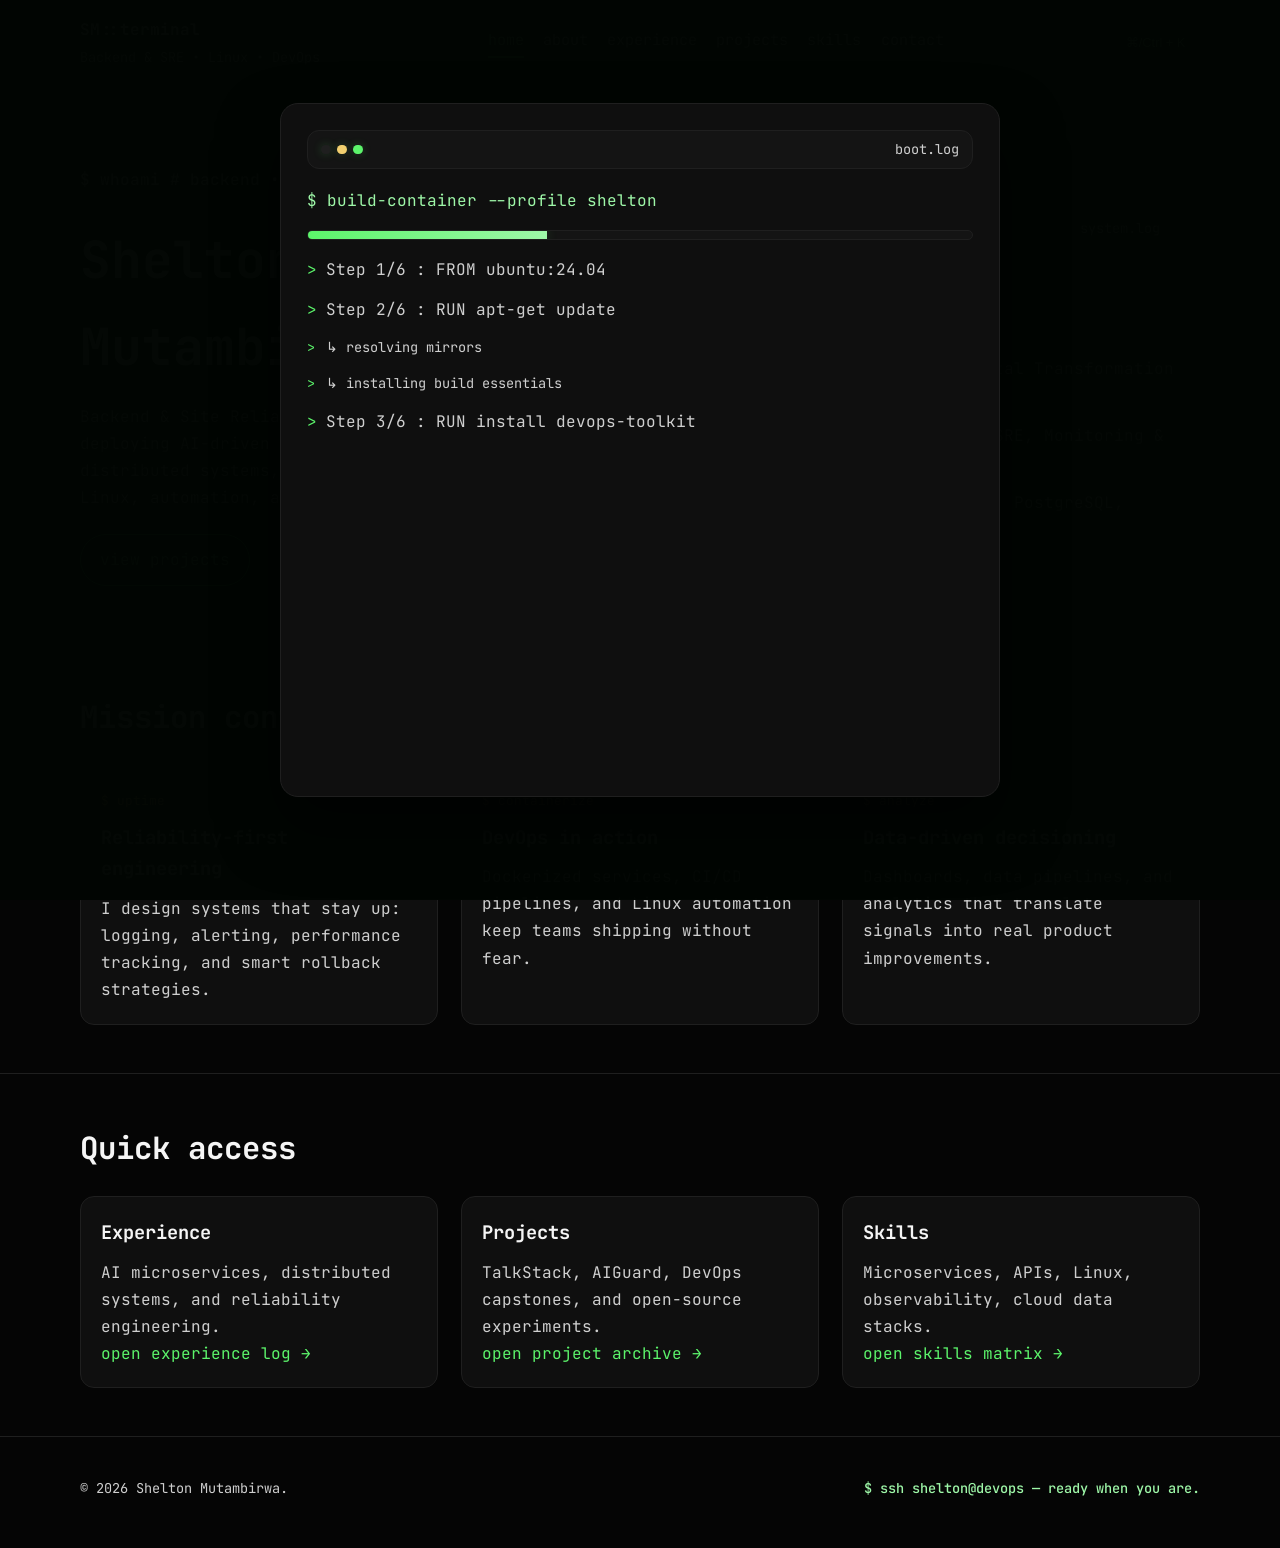
<file: index.html>
<!DOCTYPE html>
<html lang="en">
  <head>
    <title>Shelton Mutambirwa | DevOps-minded Backend Engineer</title>
    <meta charset="utf-8" />
    <meta name="viewport" content="width=device-width, initial-scale=1" />
    <meta
      name="description"
      content="Terminal-inspired portfolio for Shelton Mutambirwa, a backend and site reliability engineer focused on Linux, DevOps, and AI systems."
    />
  <link rel="icon" href="images/favi.svg" type="image/svg+xml" />
    <link rel="stylesheet" href="assets/css/terminal.css" />
  </head>
  <body>
    <header class="navbar">
      <div class="container">
        <div class="brand">
          <strong>SM::terminal</strong>
          <span>Backend &amp; SRE • Linux • DevOps</span>
        </div>
        <nav class="nav-links">
          <a class="active" href="index.html">home</a>
          <a href="about.html">about</a>
          <a href="experience.html">experience</a>
          <a href="projects.html">projects</a>
          <a href="skills.html">skills</a>
          <a href="contact.html">contact</a>
        </nav>
        <button class="palette-button" type="button" data-palette-open>⌘/Ctrl + K</button>
      </div>
    </header>

    <div class="boot-overlay" id="boot-overlay" aria-hidden="true">
      <div class="boot-panel">
        <div class="terminal-top">
          <div class="terminal-dots"><span></span><span></span><span></span></div>
          <span>boot.log</span>
        </div>
        <div class="boot-screen" data-boot-step="boot">
          <p>$ build-container --profile shelton</p>
          <div class="boot-progress">
            <div class="boot-progress-bar" data-progress-bar></div>
          </div>
          <ul class="list boot-steps" data-boot-steps>
            <li data-step>Step 1/6 : FROM ubuntu:24.04</li>
            <li data-step>Step 2/6 : RUN apt-get update</li>
            <li data-step class="boot-sub">↳ resolving mirrors</li>
            <li data-step class="boot-sub">↳ installing build essentials</li>
            <li data-step>Step 3/6 : RUN install devops-toolkit</li>
            <li data-step class="boot-sub">↳ adding docker + compose</li>
            <li data-step class="boot-sub">↳ wiring CI/CD helpers</li>
            <li data-step>Step 4/6 : RUN add monitoring + logging</li>
            <li data-step class="boot-sub">↳ shipping logs to observability</li>
            <li data-step class="boot-sub">↳ warming alert rules</li>
            <li data-step>Step 5/6 : RUN configure ai-services</li>
            <li data-step class="boot-sub">↳ prompt safety checks</li>
            <li data-step class="boot-sub">↳ latency tuning</li>
            <li data-step>Step 6/6 : RUN launch mission-control</li>
          </ul>
        </div>
        <div class="boot-screen" data-boot-step="ascii">
          <pre class="ascii-art boot-ascii">
 __          __  _                             _
 \ \        / / | |                           | |
  \ \  /\  / /__| | ___ ___  _ __ ___   ___   | |
   \ \/  \/ / _ \ |/ __/ _ \| '_ ` _ \ / _ \  | |
    \  /\  /  __/ | (_| (_) | | | | | |  __/  |_|
     \/  \/ \___|_|\___\___/|_| |_| |_|\___|  (_)

       Welcome to Shelton • system online
          </pre>
          <p class="ascii-caption">Tip: Use ⌘/Ctrl + K or the command button to navigate.</p>
        </div>
      </div>
    </div>

    <main>
      <section class="hero container">
        <div>
          <p class="prompt">$ whoami <span># backend • sre • DevOps</span></p>
          <h1>Shelton Mutambirwa</h1>
          <p>
            Backend &amp; Site Reliability Engineer focused on deploying AI-driven microservices, hardening
            distributed systems, and keeping uptime sacred. I love Linux, automation, and observability.
          </p>
          <div class="cta-group">
            <a class="cta" href="projects.html">view projects</a>
            <a class="cta secondary" href="Shelton%20Mutambirwa%20Updated%20-%20Google%20Docs.pdf">download resume</a>
            <a class="cta secondary" href="contact.html">contact</a>
          </div>
        </div>
        <div class="terminal-card">
          <div class="terminal-top">
            <div class="terminal-dots"><span></span><span></span><span></span></div>
            <span>system.log</span>
          </div>
          <p class="prompt">$ cat system.log</p>
          <ul class="list">
            <li>Location: Bulawayo, Zimbabwe</li>
            <li>Current: EconetAI — AI &amp; Digital Transformation Intern</li>
            <li>Focus: Microservices, DevOps/SRE, Monitoring &amp; Logging</li>
            <li>Favorite tools: Docker, Linux, PostgreSQL, Redis</li>
          </ul>
        </div>
      </section>

      <section class="section">
        <div class="container">
          <h2>Mission control</h2>
          <div class="grid">
            <div class="card">
              <div class="badge">$ uptime</div>
              <h3>Reliability-first engineering</h3>
              <p>
                I design systems that stay up: logging, alerting, performance tracking, and smart rollback strategies.
              </p>
            </div>
            <div class="card">
              <div class="badge">$ containerize</div>
              <h3>DevOps in action</h3>
              <p>
                Dockerized services, CI/CD pipelines, and Linux automation keep teams shipping without fear.
              </p>
            </div>
            <div class="card">
              <div class="badge">$ analyze</div>
              <h3>Data-driven decisioning</h3>
              <p>
                Dashboards, data pipelines, and analytics that translate signals into real product improvements.
              </p>
            </div>
          </div>
        </div>
      </section>

      <section class="section">
        <div class="container">
          <h2>Quick access</h2>
          <div class="grid">
            <div class="card">
              <h3>Experience</h3>
              <p>AI microservices, distributed systems, and reliability engineering.</p>
              <a href="experience.html">open experience log →</a>
            </div>
            <div class="card">
              <h3>Projects</h3>
              <p>TalkStack, AIGuard, DevOps capstones, and open-source experiments.</p>
              <a href="projects.html">open project archive →</a>
            </div>
            <div class="card">
              <h3>Skills</h3>
              <p>Microservices, APIs, Linux, observability, cloud data stacks.</p>
              <a href="skills.html">open skills matrix →</a>
            </div>
          </div>
        </div>
      </section>
    </main>

    <div class="palette" id="command-palette" aria-hidden="true">
      <div class="palette-backdrop" data-palette-close></div>
      <div class="palette-panel" role="dialog" aria-modal="true" aria-label="Command palette">
        <div class="palette-header">
          <span>$ command-palette</span>
          <span class="palette-hint">⌘/Ctrl + K</span>
        </div>
        <input
          class="palette-input"
          type="text"
          placeholder="Type a command (projects, skills, resume...)"
          aria-label="Command palette input"
        />
        <p class="palette-help">Type to filter. Press Enter to open the first result. Esc closes.</p>
        <ul class="palette-list">
          <li><a href="index.html">Home</a></li>
          <li><a href="about.html">About</a></li>
          <li><a href="experience.html">Experience</a></li>
          <li><a href="projects.html">Projects</a></li>
          <li><a href="skills.html">Skills</a></li>
          <li><a href="contact.html">Contact</a></li>
          <li><a href="Shelton%20Mutambirwa%20Updated%20-%20Google%20Docs.pdf">Download Resume</a></li>
        </ul>
      </div>
    </div>

    <footer class="footer">
      <div class="container">
        <div>© 2026 Shelton Mutambirwa.</div>
        <div class="tagline">$ ssh shelton@devops — ready when you are.</div>
      </div>
    </footer>
    <script src="assets/js/terminal.js"></script>
  </body>
</html>
</file>
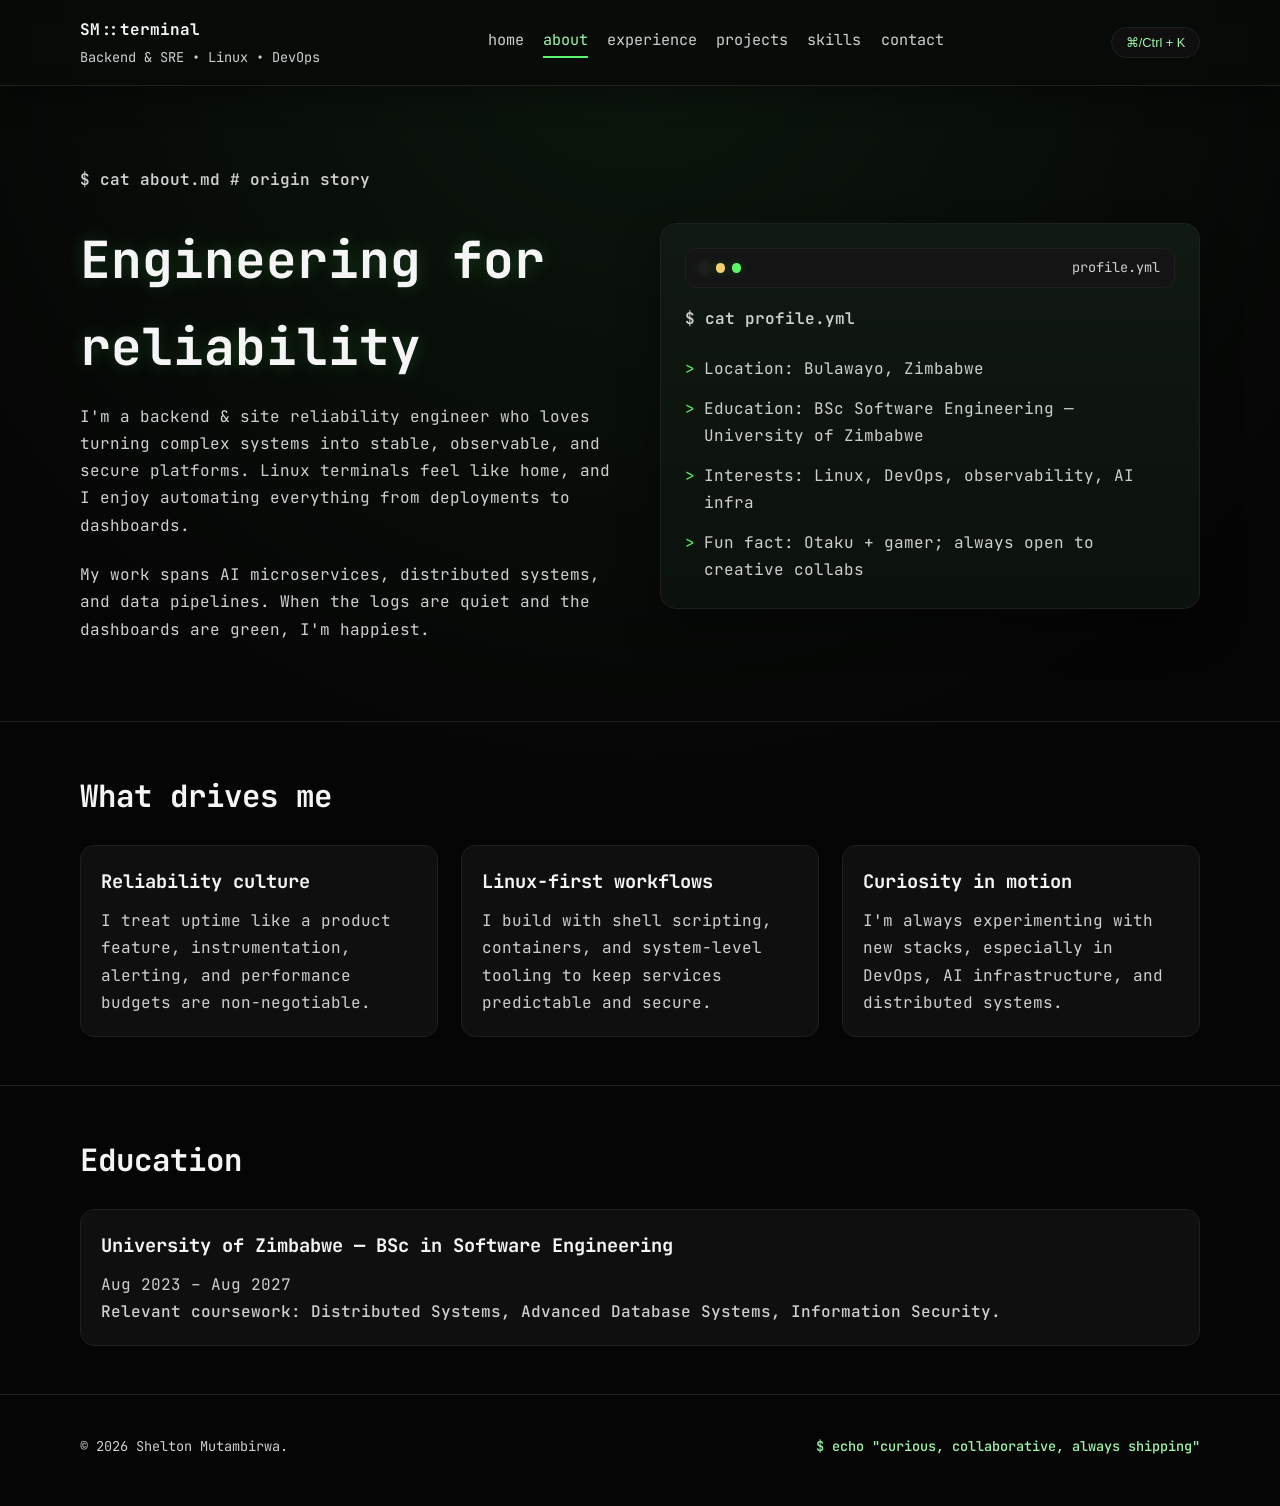
<file: about.html>
<!DOCTYPE html>
<html lang="en">
  <head>
    <title>About | Shelton Mutambirwa</title>
    <meta charset="utf-8" />
    <meta name="viewport" content="width=device-width, initial-scale=1" />
    <meta name="description" content="About Shelton Mutambirwa, a backend and site reliability engineer." />
  <link rel="icon" href="images/favi.svg" type="image/svg+xml" />
    <link rel="stylesheet" href="assets/css/terminal.css" />
  </head>
  <body>
    <header class="navbar">
      <div class="container">
        <div class="brand">
          <strong>SM::terminal</strong>
          <span>Backend &amp; SRE • Linux • DevOps</span>
        </div>
        <nav class="nav-links">
          <a href="index.html">home</a>
          <a class="active" href="about.html">about</a>
          <a href="experience.html">experience</a>
          <a href="projects.html">projects</a>
          <a href="skills.html">skills</a>
          <a href="contact.html">contact</a>
        </nav>
        <button class="palette-button" type="button" data-palette-open>⌘/Ctrl + K</button>
      </div>
    </header>

    <main>
      <section class="hero container">
        <div>
          <p class="prompt">$ cat about.md <span># origin story</span></p>
          <h1>Engineering for reliability</h1>
          <p>
            I'm a backend &amp; site reliability engineer who loves turning complex systems into stable, observable,
            and secure platforms. Linux terminals feel like home, and I enjoy automating everything from deployments
            to dashboards.
          </p>
          <p>
            My work spans AI microservices, distributed systems, and data pipelines. When the logs are quiet and the
            dashboards are green, I'm happiest.
          </p>
        </div>
        <div class="terminal-card">
          <div class="terminal-top">
            <div class="terminal-dots"><span></span><span></span><span></span></div>
            <span>profile.yml</span>
          </div>
          <p class="prompt">$ cat profile.yml</p>
          <ul class="list">
            <li>Location: Bulawayo, Zimbabwe</li>
            <li>Education: BSc Software Engineering — University of Zimbabwe</li>
            <li>Interests: Linux, DevOps, observability, AI infra</li>
            <li>Fun fact: Otaku + gamer; always open to creative collabs</li>
          </ul>
        </div>
      </section>

      <section class="section">
        <div class="container">
          <h2>What drives me</h2>
          <div class="grid">
            <div class="card">
              <h3>Reliability culture</h3>
              <p>
                I treat uptime like a product feature, instrumentation, alerting, and performance budgets are non-negotiable.
              </p>
            </div>
            <div class="card">
              <h3>Linux-first workflows</h3>
              <p>
                I build with shell scripting, containers, and system-level tooling to keep services predictable and secure.
              </p>
            </div>
            <div class="card">
              <h3>Curiosity in motion</h3>
              <p>
                I'm always experimenting with new stacks, especially in DevOps, AI infrastructure, and distributed systems.
              </p>
            </div>
          </div>
        </div>
      </section>

      <section class="section">
        <div class="container">
          <h2>Education</h2>
          <div class="card">
            <h3>University of Zimbabwe — BSc in Software Engineering</h3>
            <p>Aug 2023 – Aug 2027</p>
            <p class="tagline">Relevant coursework: Distributed Systems, Advanced Database Systems, Information Security.</p>
          </div>
        </div>
      </section>
    </main>

    <div class="palette" id="command-palette" aria-hidden="true">
      <div class="palette-backdrop" data-palette-close></div>
      <div class="palette-panel" role="dialog" aria-modal="true" aria-label="Command palette">
        <div class="palette-header">
          <span>$ command-palette</span>
          <span class="palette-hint">⌘/Ctrl + K</span>
        </div>
        <input
          class="palette-input"
          type="text"
          placeholder="Type a command (projects, skills, resume...)"
          aria-label="Command palette input"
        />
        <p class="palette-help">Type to filter. Press Enter to open the first result. Esc closes.</p>
        <ul class="palette-list">
          <li><a href="index.html">Home</a></li>
          <li><a href="about.html">About</a></li>
          <li><a href="experience.html">Experience</a></li>
          <li><a href="projects.html">Projects</a></li>
          <li><a href="skills.html">Skills</a></li>
          <li><a href="contact.html">Contact</a></li>
          <li><a href="Shelton%20Mutambirwa%20Updated%20-%20Google%20Docs.pdf">Download Resume</a></li>
        </ul>
      </div>
    </div>

    <footer class="footer">
      <div class="container">
        <div>© 2026 Shelton Mutambirwa.</div>
        <div class="tagline">$ echo "curious, collaborative, always shipping"</div>
      </div>
    </footer>
    <script src="assets/js/terminal.js"></script>
  </body>
</html>
</file>
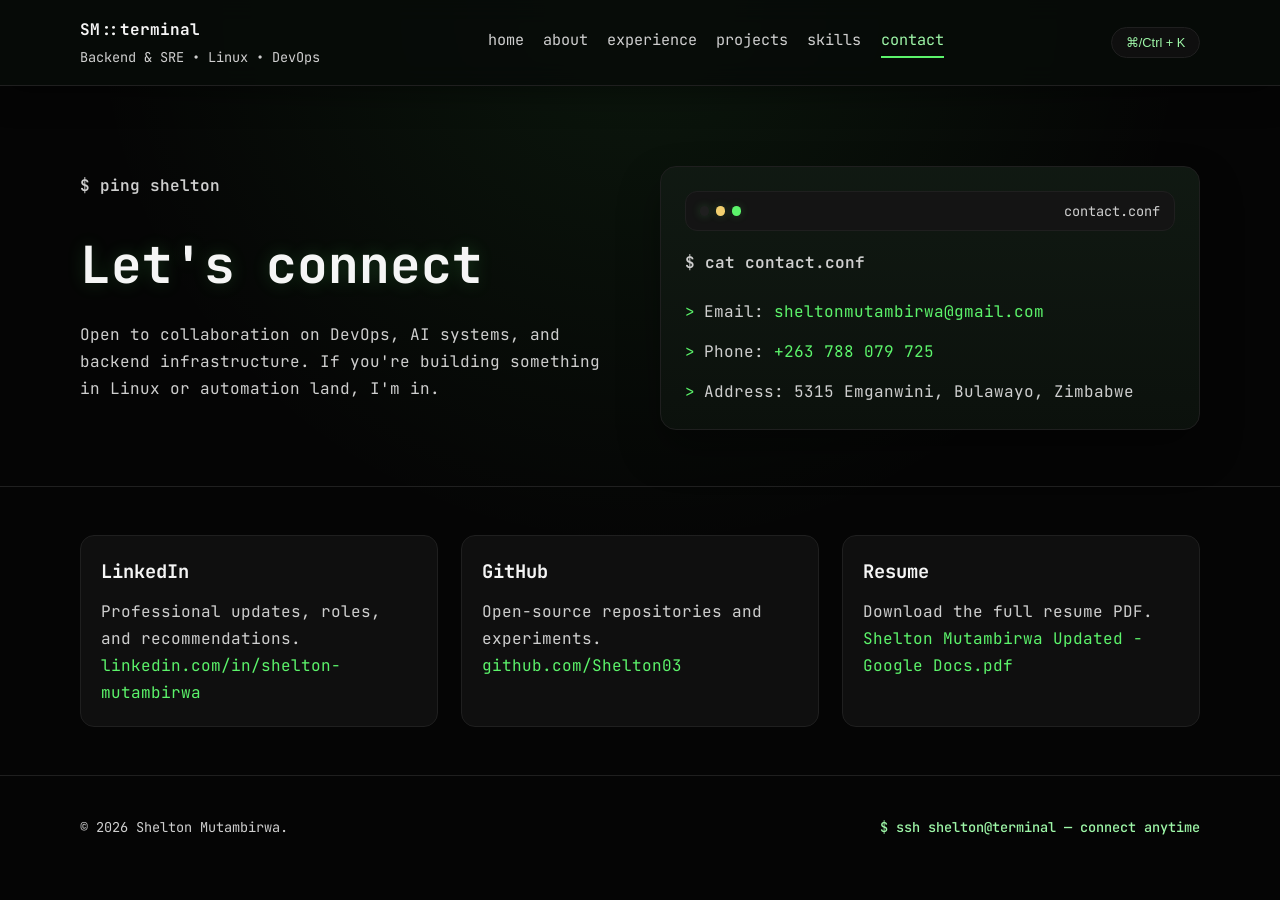
<file: contact.html>
<!DOCTYPE html>
<html lang="en">
  <head>
    <title>Contact | Shelton Mutambirwa</title>
    <meta charset="utf-8" />
    <meta name="viewport" content="width=device-width, initial-scale=1" />
    <meta name="description" content="Contact details for Shelton Mutambirwa." />
  <link rel="icon" href="images/favi.svg" type="image/svg+xml" />
    <link rel="stylesheet" href="assets/css/terminal.css" />
  </head>
  <body>
    <header class="navbar">
      <div class="container">
        <div class="brand">
          <strong>SM::terminal</strong>
          <span>Backend &amp; SRE • Linux • DevOps</span>
        </div>
        <nav class="nav-links">
          <a href="index.html">home</a>
          <a href="about.html">about</a>
          <a href="experience.html">experience</a>
          <a href="projects.html">projects</a>
          <a href="skills.html">skills</a>
          <a class="active" href="contact.html">contact</a>
        </nav>
        <button class="palette-button" type="button" data-palette-open>⌘/Ctrl + K</button>
      </div>
    </header>

    <main>
      <section class="hero container">
        <div>
          <p class="prompt">$ ping shelton</p>
          <h1>Let's connect</h1>
          <p>
            Open to collaboration on DevOps, AI systems, and backend infrastructure. If you're building something
            in Linux or automation land, I'm in.
          </p>
        </div>
        <div class="terminal-card">
          <div class="terminal-top">
            <div class="terminal-dots"><span></span><span></span><span></span></div>
            <span>contact.conf</span>
          </div>
          <p class="prompt">$ cat contact.conf</p>
          <ul class="list">
            <li>Email: <a href="mailto:sheltonmutambirwa@gmail.com">sheltonmutambirwa@gmail.com</a></li>
            <li>Phone: <a href="tel:+263788079725">+263 788 079 725</a></li>
            <li>Address: 5315 Emganwini, Bulawayo, Zimbabwe</li>
          </ul>
        </div>
      </section>

      <section class="section">
        <div class="container grid">
          <div class="card">
            <h3>LinkedIn</h3>
            <p>Professional updates, roles, and recommendations.</p>
            <a href="https://www.linkedin.com/in/shelton-mutambirwa" target="_blank" rel="noreferrer">linkedin.com/in/shelton-mutambirwa</a>
          </div>
          <div class="card">
            <h3>GitHub</h3>
            <p>Open-source repositories and experiments.</p>
            <a href="https://github.com/Shelton03" target="_blank" rel="noreferrer">github.com/Shelton03</a>
          </div>
          <div class="card">
            <h3>Resume</h3>
            <p>Download the full resume PDF.</p>
            <a href="Shelton%20Mutambirwa%20Updated%20-%20Google%20Docs.pdf">Shelton Mutambirwa Updated - Google Docs.pdf</a>
          </div>
        </div>
      </section>
    </main>

    <div class="palette" id="command-palette" aria-hidden="true">
      <div class="palette-backdrop" data-palette-close></div>
      <div class="palette-panel" role="dialog" aria-modal="true" aria-label="Command palette">
        <div class="palette-header">
          <span>$ command-palette</span>
          <span class="palette-hint">⌘/Ctrl + K</span>
        </div>
        <input
          class="palette-input"
          type="text"
          placeholder="Type a command (projects, skills, resume...)"
          aria-label="Command palette input"
        />
        <p class="palette-help">Type to filter. Press Enter to open the first result. Esc closes.</p>
        <ul class="palette-list">
          <li><a href="index.html">Home</a></li>
          <li><a href="about.html">About</a></li>
          <li><a href="experience.html">Experience</a></li>
          <li><a href="projects.html">Projects</a></li>
          <li><a href="skills.html">Skills</a></li>
          <li><a href="contact.html">Contact</a></li>
          <li><a href="Shelton%20Mutambirwa%20Updated%20-%20Google%20Docs.pdf">Download Resume</a></li>
        </ul>
      </div>
    </div>

    <footer class="footer">
      <div class="container">
        <div>© 2026 Shelton Mutambirwa.</div>
        <div class="tagline">$ ssh shelton@terminal — connect anytime</div>
      </div>
    </footer>
    <script src="assets/js/terminal.js"></script>
  </body>
</html>
</file>
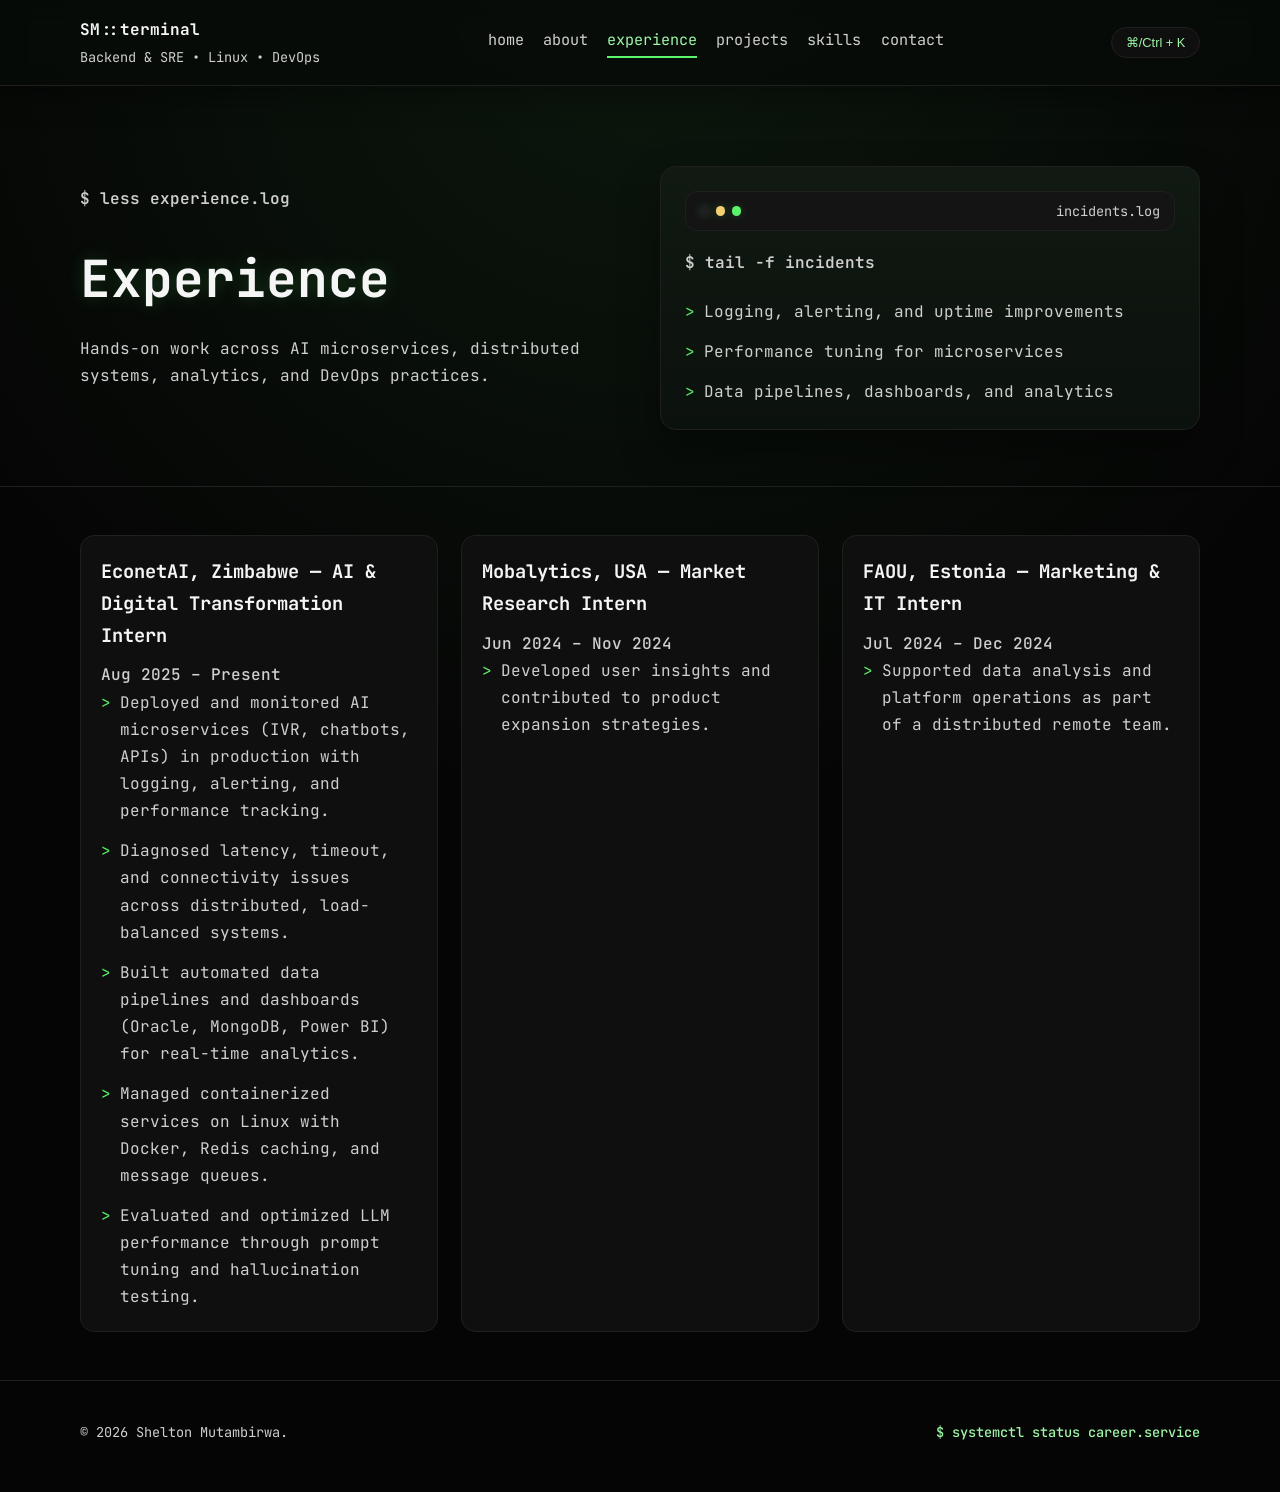
<file: experience.html>
<!DOCTYPE html>
<html lang="en">
  <head>
    <title>Experience | Shelton Mutambirwa</title>
    <meta charset="utf-8" />
    <meta name="viewport" content="width=device-width, initial-scale=1" />
    <meta name="description" content="Professional experience for Shelton Mutambirwa." />
  <link rel="icon" href="images/favi.svg" type="image/svg+xml" />
    <link rel="stylesheet" href="assets/css/terminal.css" />
  </head>
  <body>
    <header class="navbar">
      <div class="container">
        <div class="brand">
          <strong>SM::terminal</strong>
          <span>Backend &amp; SRE • Linux • DevOps</span>
        </div>
        <nav class="nav-links">
          <a href="index.html">home</a>
          <a href="about.html">about</a>
          <a class="active" href="experience.html">experience</a>
          <a href="projects.html">projects</a>
          <a href="skills.html">skills</a>
          <a href="contact.html">contact</a>
        </nav>
        <button class="palette-button" type="button" data-palette-open>⌘/Ctrl + K</button>
      </div>
    </header>

    <main>
      <section class="hero container">
        <div>
          <p class="prompt">$ less experience.log</p>
          <h1>Experience</h1>
          <p>
            Hands-on work across AI microservices, distributed systems, analytics, and DevOps practices.
          </p>
        </div>
        <div class="terminal-card">
          <div class="terminal-top">
            <div class="terminal-dots"><span></span><span></span><span></span></div>
            <span>incidents.log</span>
          </div>
          <p class="prompt">$ tail -f incidents</p>
          <ul class="list">
            <li>Logging, alerting, and uptime improvements</li>
            <li>Performance tuning for microservices</li>
            <li>Data pipelines, dashboards, and analytics</li>
          </ul>
        </div>
      </section>

      <section class="section">
        <div class="container grid">
          <div class="card">
            <h3>EconetAI, Zimbabwe — AI &amp; Digital Transformation Intern</h3>
            <p class="tagline">Aug 2025 – Present</p>
            <ul class="list">
              <li>Deployed and monitored AI microservices (IVR, chatbots, APIs) in production with logging, alerting, and performance tracking.</li>
              <li>Diagnosed latency, timeout, and connectivity issues across distributed, load-balanced systems.</li>
              <li>Built automated data pipelines and dashboards (Oracle, MongoDB, Power BI) for real-time analytics.</li>
              <li>Managed containerized services on Linux with Docker, Redis caching, and message queues.</li>
              <li>Evaluated and optimized LLM performance through prompt tuning and hallucination testing.</li>
            </ul>
          </div>
          <div class="card">
            <h3>Mobalytics, USA — Market Research Intern</h3>
            <p class="tagline">Jun 2024 – Nov 2024</p>
            <ul class="list">
              <li>Developed user insights and contributed to product expansion strategies.</li>
            </ul>
          </div>
          <div class="card">
            <h3>FAOU, Estonia — Marketing &amp; IT Intern</h3>
            <p class="tagline">Jul 2024 – Dec 2024</p>
            <ul class="list">
              <li>Supported data analysis and platform operations as part of a distributed remote team.</li>
            </ul>
          </div>
        </div>
      </section>
    </main>

    <div class="palette" id="command-palette" aria-hidden="true">
      <div class="palette-backdrop" data-palette-close></div>
      <div class="palette-panel" role="dialog" aria-modal="true" aria-label="Command palette">
        <div class="palette-header">
          <span>$ command-palette</span>
          <span class="palette-hint">⌘/Ctrl + K</span>
        </div>
        <input
          class="palette-input"
          type="text"
          placeholder="Type a command (projects, skills, resume...)"
          aria-label="Command palette input"
        />
        <p class="palette-help">Type to filter. Press Enter to open the first result. Esc closes.</p>
        <ul class="palette-list">
          <li><a href="index.html">Home</a></li>
          <li><a href="about.html">About</a></li>
          <li><a href="experience.html">Experience</a></li>
          <li><a href="projects.html">Projects</a></li>
          <li><a href="skills.html">Skills</a></li>
          <li><a href="contact.html">Contact</a></li>
          <li><a href="Shelton%20Mutambirwa%20Updated%20-%20Google%20Docs.pdf">Download Resume</a></li>
        </ul>
      </div>
    </div>

    <footer class="footer">
      <div class="container">
        <div>© 2026 Shelton Mutambirwa.</div>
        <div class="tagline">$ systemctl status career.service</div>
      </div>
    </footer>
    <script src="assets/js/terminal.js"></script>
  </body>
</html>
</file>
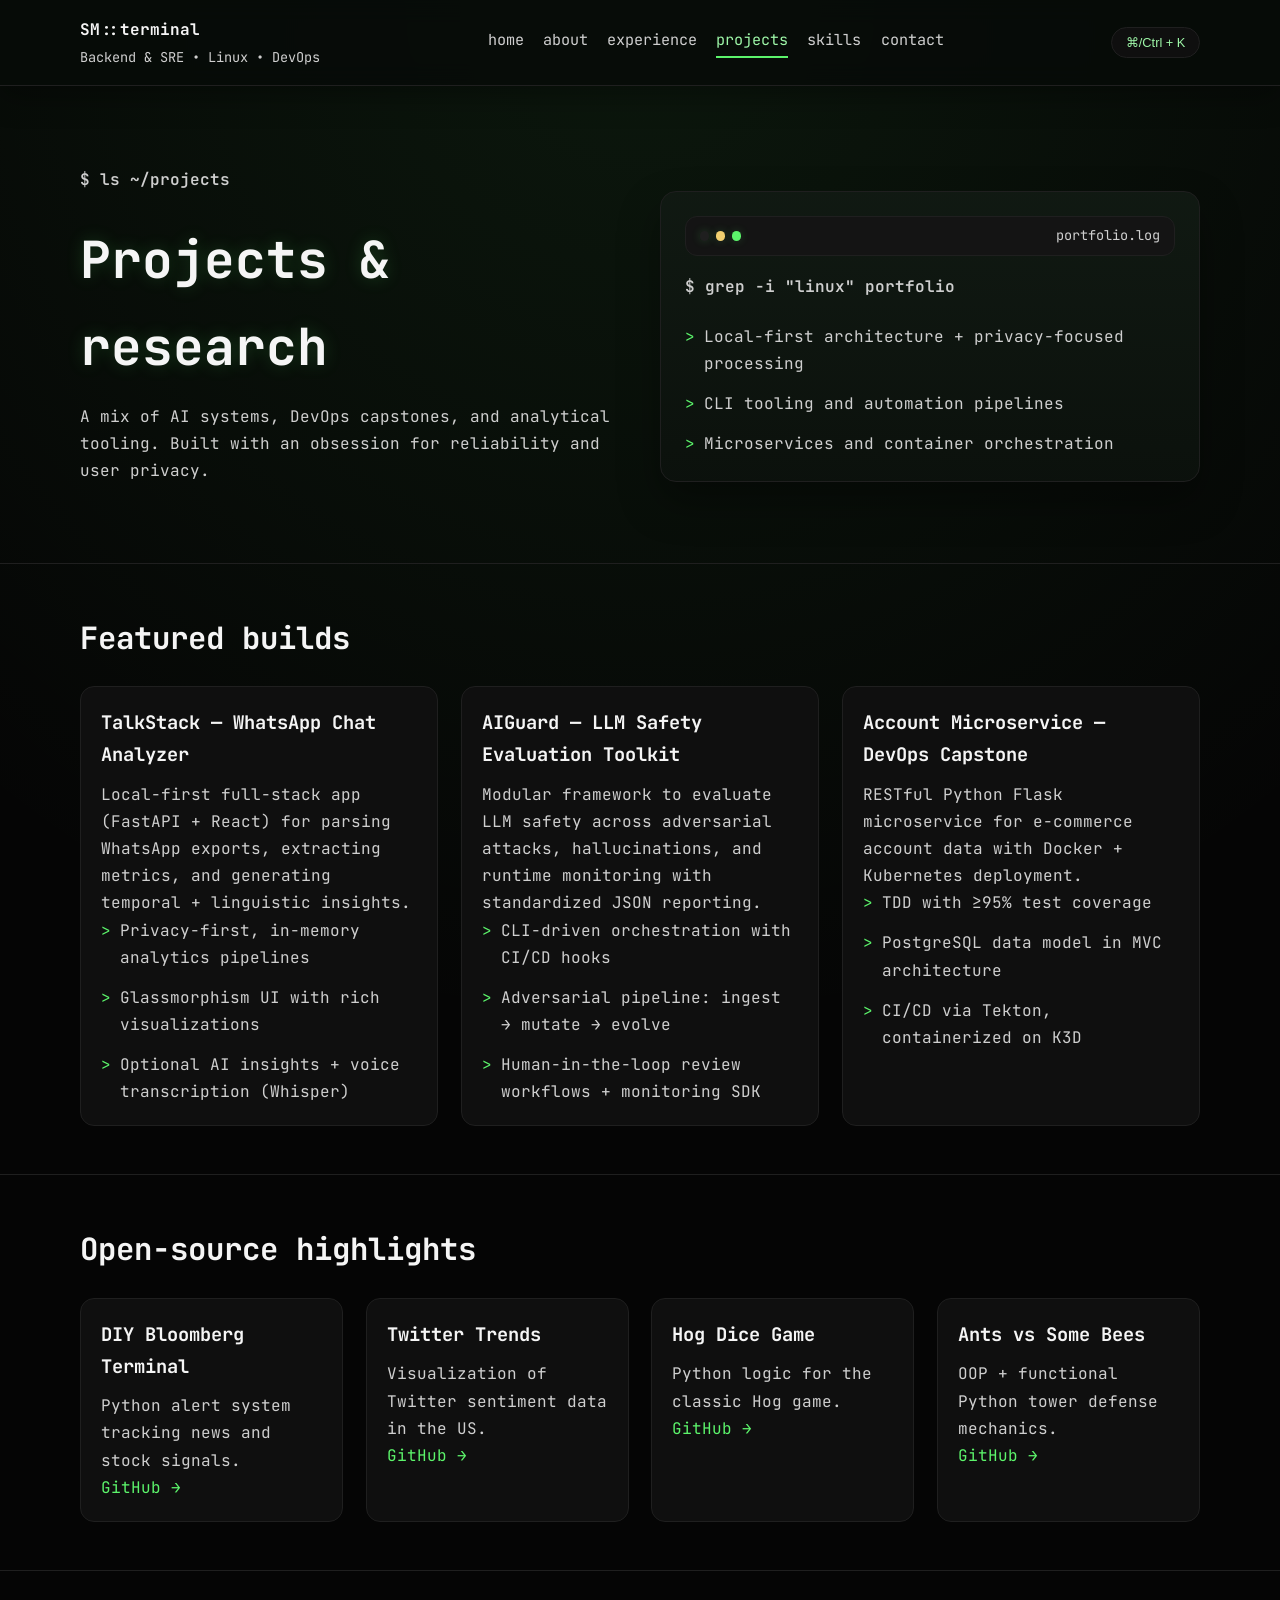
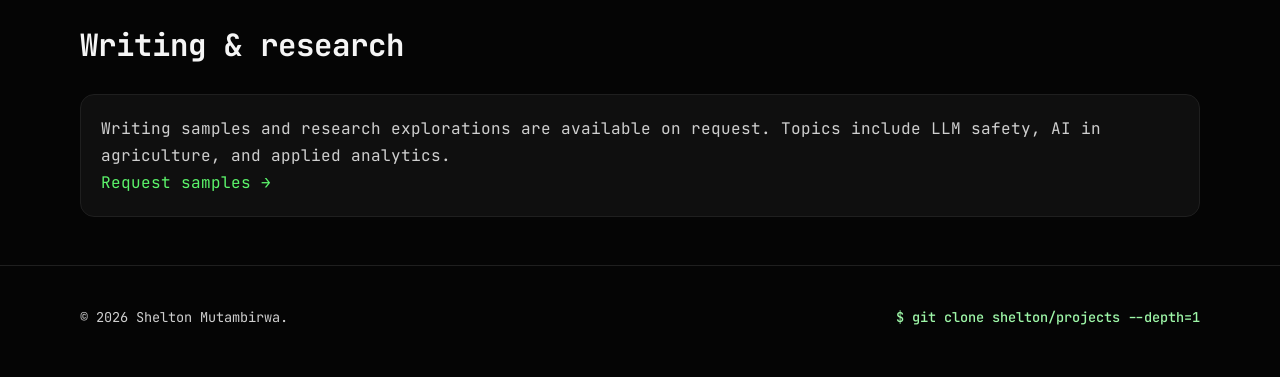
<file: projects.html>
<!DOCTYPE html>
<html lang="en">
  <head>
    <title>Projects | Shelton Mutambirwa</title>
    <meta charset="utf-8" />
    <meta name="viewport" content="width=device-width, initial-scale=1" />
    <meta name="description" content="Projects and research by Shelton Mutambirwa." />
  <link rel="icon" href="images/favi.svg" type="image/svg+xml" />
    <link rel="stylesheet" href="assets/css/terminal.css" />
  </head>
  <body>
    <header class="navbar">
      <div class="container">
        <div class="brand">
          <strong>SM::terminal</strong>
          <span>Backend &amp; SRE • Linux • DevOps</span>
        </div>
        <nav class="nav-links">
          <a href="index.html">home</a>
          <a href="about.html">about</a>
          <a href="experience.html">experience</a>
          <a class="active" href="projects.html">projects</a>
          <a href="skills.html">skills</a>
          <a href="contact.html">contact</a>
        </nav>
        <button class="palette-button" type="button" data-palette-open>⌘/Ctrl + K</button>
      </div>
    </header>

    <main>
      <section class="hero container">
        <div>
          <p class="prompt">$ ls ~/projects</p>
          <h1>Projects &amp; research</h1>
          <p>
            A mix of AI systems, DevOps capstones, and analytical tooling. Built with an obsession for reliability
            and user privacy.
          </p>
        </div>
        <div class="terminal-card">
          <div class="terminal-top">
            <div class="terminal-dots"><span></span><span></span><span></span></div>
            <span>portfolio.log</span>
          </div>
          <p class="prompt">$ grep -i "linux" portfolio</p>
          <ul class="list">
            <li>Local-first architecture + privacy-focused processing</li>
            <li>CLI tooling and automation pipelines</li>
            <li>Microservices and container orchestration</li>
          </ul>
        </div>
      </section>

      <section class="section">
        <div class="container">
          <h2>Featured builds</h2>
          <div class="grid">
            <div class="card">
              <h3>TalkStack — WhatsApp Chat Analyzer</h3>
              <p>
                Local-first full-stack app (FastAPI + React) for parsing WhatsApp exports, extracting metrics,
                and generating temporal + linguistic insights.
              </p>
              <ul class="list">
                <li>Privacy-first, in-memory analytics pipelines</li>
                <li>Glassmorphism UI with rich visualizations</li>
                <li>Optional AI insights + voice transcription (Whisper)</li>
              </ul>
            </div>
            <div class="card">
              <h3>AIGuard — LLM Safety Evaluation Toolkit</h3>
              <p>
                Modular framework to evaluate LLM safety across adversarial attacks, hallucinations,
                and runtime monitoring with standardized JSON reporting.
              </p>
              <ul class="list">
                <li>CLI-driven orchestration with CI/CD hooks</li>
                <li>Adversarial pipeline: ingest → mutate → evolve</li>
                <li>Human-in-the-loop review workflows + monitoring SDK</li>
              </ul>
            </div>
            <div class="card">
              <h3>Account Microservice — DevOps Capstone</h3>
              <p>
                RESTful Python Flask microservice for e-commerce account data with Docker + Kubernetes deployment.
              </p>
              <ul class="list">
                <li>TDD with ≥95% test coverage</li>
                <li>PostgreSQL data model in MVC architecture</li>
                <li>CI/CD via Tekton, containerized on K3D</li>
              </ul>
            </div>
          </div>
        </div>
      </section>

      <section class="section">
        <div class="container">
          <h2>Open-source highlights</h2>
          <div class="grid">
            <div class="card">
              <h3>DIY Bloomberg Terminal</h3>
              <p>Python alert system tracking news and stock signals.</p>
              <a href="https://github.com/Shelton03/DIY-Bloomberg-Terminal" target="_blank" rel="noreferrer">GitHub →</a>
            </div>
            <div class="card">
              <h3>Twitter Trends</h3>
              <p>Visualization of Twitter sentiment data in the US.</p>
              <a href="https://github.com/Shelton03/Twitter-Trends" target="_blank" rel="noreferrer">GitHub →</a>
            </div>
            <div class="card">
              <h3>Hog Dice Game</h3>
              <p>Python logic for the classic Hog game.</p>
              <a href="https://github.com/Shelton03/Hog" target="_blank" rel="noreferrer">GitHub →</a>
            </div>
            <div class="card">
              <h3>Ants vs Some Bees</h3>
              <p>OOP + functional Python tower defense mechanics.</p>
              <a href="https://github.com/Shelton03/Ant-vs-Some-Bees-Game" target="_blank" rel="noreferrer">GitHub →</a>
            </div>
          </div>
        </div>
      </section>

      <section class="section">
        <div class="container">
          <h2>Writing &amp; research</h2>
          <div class="card">
            <p>
              Writing samples and research explorations are available on request. Topics include LLM safety,
              AI in agriculture, and applied analytics.
            </p>
            <a href="contact.html">Request samples →</a>
          </div>
        </div>
      </section>
    </main>

    <div class="palette" id="command-palette" aria-hidden="true">
      <div class="palette-backdrop" data-palette-close></div>
      <div class="palette-panel" role="dialog" aria-modal="true" aria-label="Command palette">
        <div class="palette-header">
          <span>$ command-palette</span>
          <span class="palette-hint">⌘/Ctrl + K</span>
        </div>
        <input
          class="palette-input"
          type="text"
          placeholder="Type a command (projects, skills, resume...)"
          aria-label="Command palette input"
        />
        <p class="palette-help">Type to filter. Press Enter to open the first result. Esc closes.</p>
        <ul class="palette-list">
          <li><a href="index.html">Home</a></li>
          <li><a href="about.html">About</a></li>
          <li><a href="experience.html">Experience</a></li>
          <li><a href="projects.html">Projects</a></li>
          <li><a href="skills.html">Skills</a></li>
          <li><a href="contact.html">Contact</a></li>
          <li><a href="Shelton%20Mutambirwa%20Updated%20-%20Google%20Docs.pdf">Download Resume</a></li>
        </ul>
      </div>
    </div>

    <footer class="footer">
      <div class="container">
        <div>© 2026 Shelton Mutambirwa.</div>
        <div class="tagline">$ git clone shelton/projects --depth=1</div>
      </div>
    </footer>
    <script src="assets/js/terminal.js"></script>
  </body>
</html>
</file>
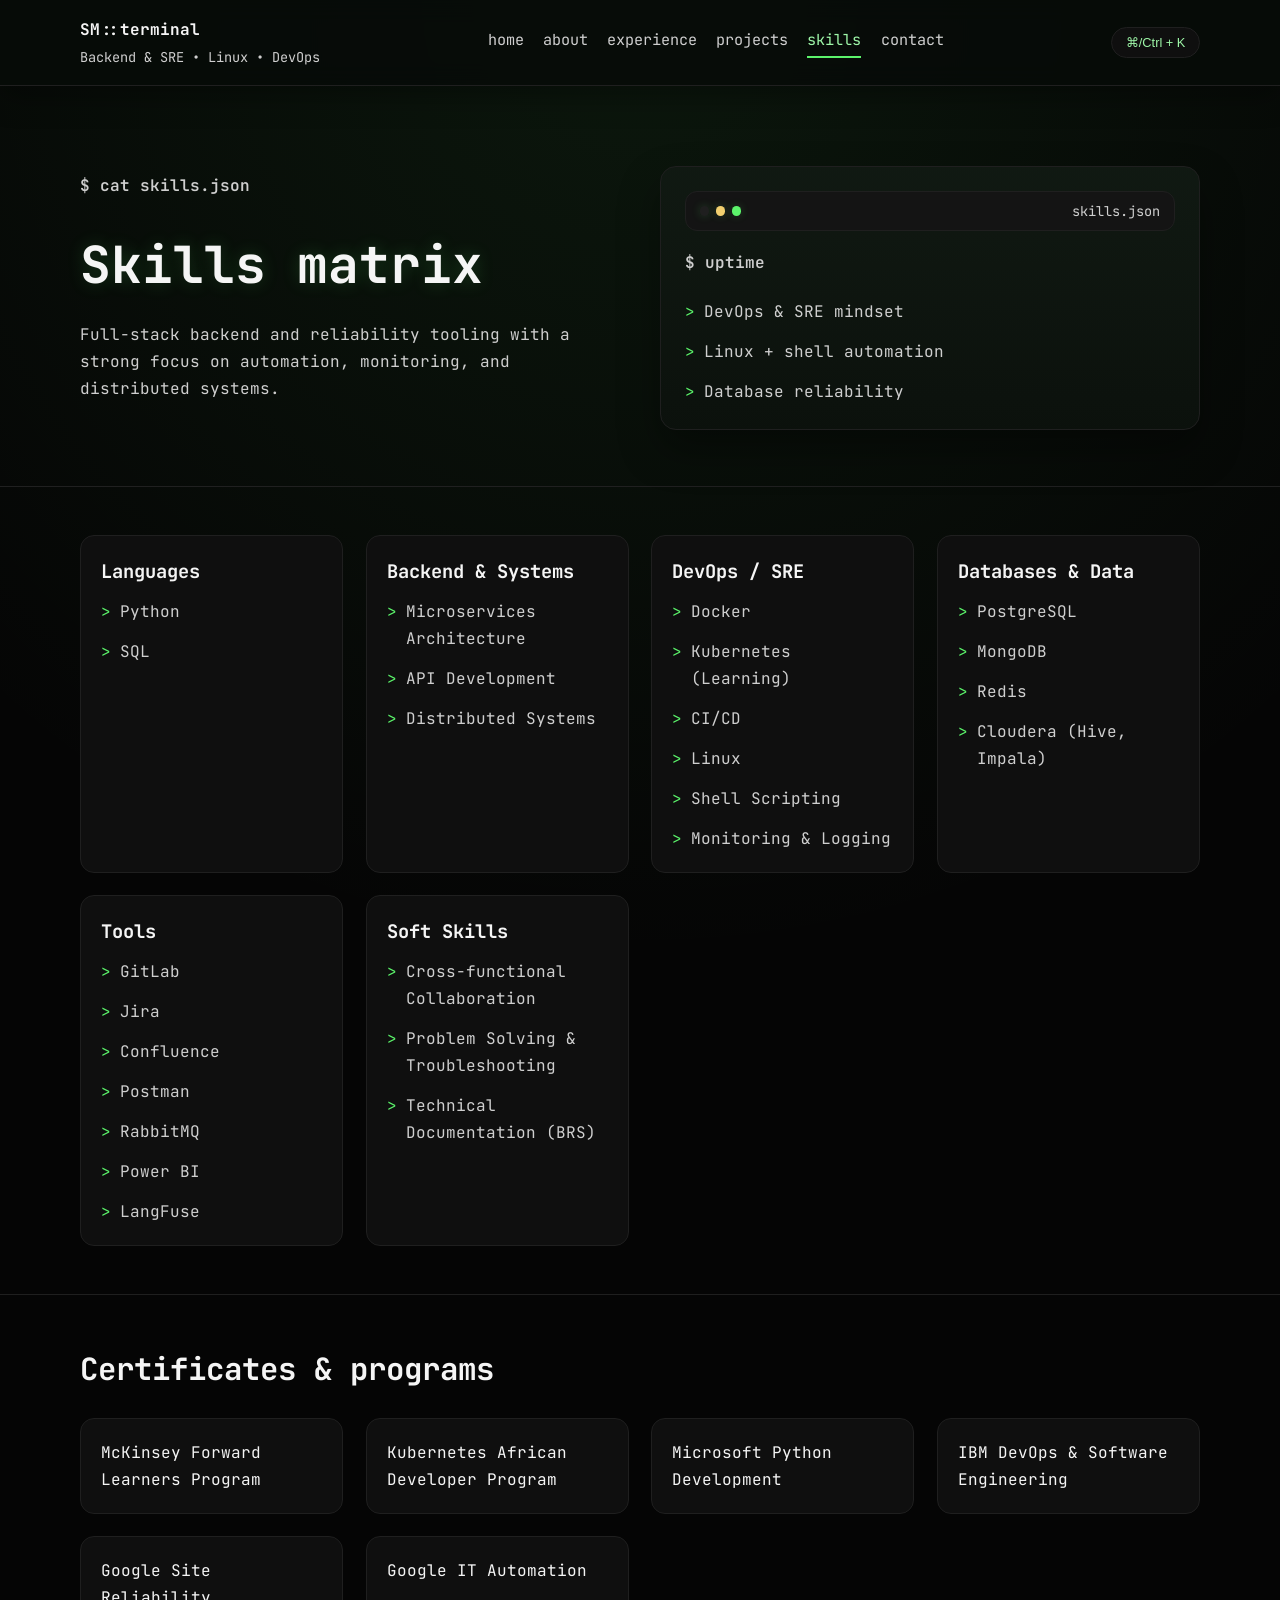
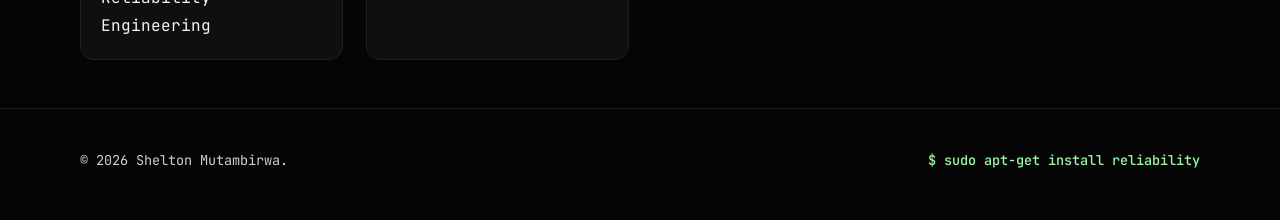
<file: skills.html>
<!DOCTYPE html>
<html lang="en">
  <head>
    <title>Skills | Shelton Mutambirwa</title>
    <meta charset="utf-8" />
    <meta name="viewport" content="width=device-width, initial-scale=1" />
    <meta name="description" content="Skills and tooling for Shelton Mutambirwa." />
  <link rel="icon" href="images/favi.svg" type="image/svg+xml" />
    <link rel="stylesheet" href="assets/css/terminal.css" />
  </head>
  <body>
    <header class="navbar">
      <div class="container">
        <div class="brand">
          <strong>SM::terminal</strong>
          <span>Backend &amp; SRE • Linux • DevOps</span>
        </div>
        <nav class="nav-links">
          <a href="index.html">home</a>
          <a href="about.html">about</a>
          <a href="experience.html">experience</a>
          <a href="projects.html">projects</a>
          <a class="active" href="skills.html">skills</a>
          <a href="contact.html">contact</a>
        </nav>
        <button class="palette-button" type="button" data-palette-open>⌘/Ctrl + K</button>
      </div>
    </header>

    <main>
      <section class="hero container">
        <div>
          <p class="prompt">$ cat skills.json</p>
          <h1>Skills matrix</h1>
          <p>
            Full-stack backend and reliability tooling with a strong focus on automation, monitoring,
            and distributed systems.
          </p>
        </div>
        <div class="terminal-card">
          <div class="terminal-top">
            <div class="terminal-dots"><span></span><span></span><span></span></div>
            <span>skills.json</span>
          </div>
          <p class="prompt">$ uptime</p>
          <ul class="list">
            <li>DevOps &amp; SRE mindset</li>
            <li>Linux + shell automation</li>
            <li>Database reliability</li>
          </ul>
        </div>
      </section>

      <section class="section">
        <div class="container grid">
          <div class="card">
            <h3>Languages</h3>
            <ul class="list">
              <li>Python</li>
              <li>SQL</li>
            </ul>
          </div>
          <div class="card">
            <h3>Backend &amp; Systems</h3>
            <ul class="list">
              <li>Microservices Architecture</li>
              <li>API Development</li>
              <li>Distributed Systems</li>
            </ul>
          </div>
          <div class="card">
            <h3>DevOps / SRE</h3>
            <ul class="list">
              <li>Docker</li>
              <li>Kubernetes (Learning)</li>
              <li>CI/CD</li>
              <li>Linux</li>
              <li>Shell Scripting</li>
              <li>Monitoring &amp; Logging</li>
            </ul>
          </div>
          <div class="card">
            <h3>Databases &amp; Data</h3>
            <ul class="list">
              <li>PostgreSQL</li>
              <li>MongoDB</li>
              <li>Redis</li>
              <li>Cloudera (Hive, Impala)</li>
            </ul>
          </div>
          <div class="card">
            <h3>Tools</h3>
            <ul class="list">
              <li>GitLab</li>
              <li>Jira</li>
              <li>Confluence</li>
              <li>Postman</li>
              <li>RabbitMQ</li>
              <li>Power BI</li>
              <li>LangFuse</li>
            </ul>
          </div>
          <div class="card">
            <h3>Soft Skills</h3>
            <ul class="list">
              <li>Cross-functional Collaboration</li>
              <li>Problem Solving &amp; Troubleshooting</li>
              <li>Technical Documentation (BRS)</li>
            </ul>
          </div>
        </div>
      </section>

      <section class="section">
        <div class="container">
          <h2>Certificates &amp; programs</h2>
          <div class="grid">
            <div class="card">McKinsey Forward Learners Program</div>
            <div class="card">Kubernetes African Developer Program</div>
            <div class="card">Microsoft Python Development</div>
            <div class="card">IBM DevOps &amp; Software Engineering</div>
            <div class="card">Google Site Reliability Engineering</div>
            <div class="card">Google IT Automation</div>
          </div>
        </div>
      </section>
    </main>

    <div class="palette" id="command-palette" aria-hidden="true">
      <div class="palette-backdrop" data-palette-close></div>
      <div class="palette-panel" role="dialog" aria-modal="true" aria-label="Command palette">
        <div class="palette-header">
          <span>$ command-palette</span>
          <span class="palette-hint">⌘/Ctrl + K</span>
        </div>
        <input
          class="palette-input"
          type="text"
          placeholder="Type a command (projects, skills, resume...)"
          aria-label="Command palette input"
        />
        <p class="palette-help">Type to filter. Press Enter to open the first result. Esc closes.</p>
        <ul class="palette-list">
          <li><a href="index.html">Home</a></li>
          <li><a href="about.html">About</a></li>
          <li><a href="experience.html">Experience</a></li>
          <li><a href="projects.html">Projects</a></li>
          <li><a href="skills.html">Skills</a></li>
          <li><a href="contact.html">Contact</a></li>
          <li><a href="Shelton%20Mutambirwa%20Updated%20-%20Google%20Docs.pdf">Download Resume</a></li>
        </ul>
      </div>
    </div>

    <footer class="footer">
      <div class="container">
        <div>© 2026 Shelton Mutambirwa.</div>
        <div class="tagline">$ sudo apt-get install reliability</div>
      </div>
    </footer>
    <script src="assets/js/terminal.js"></script>
  </body>
</html>
</file>
<file: assets/css/terminal.css>
@import url("https://fonts.googleapis.com/css2?family=JetBrains+Mono:wght@300;400;500;600;700&display=swap");

:root {
  color-scheme: dark;
  --bg: #050505;
  --bg-alt: #0d0d0d;
  --surface: #0f0f0f;
  --surface-strong: #141414;
  --border: #1f1f1f;
  --text: #f5f5f5;
  --muted: #cfcfcf;
  --accent: #5cf46b;
  --accent-soft: #9ef7a8;
  --warning: #f2cf6f;
  --glow: rgba(92, 244, 107, 0.2);
}

* {
  box-sizing: border-box;
  margin: 0;
  padding: 0;
}

body {
  font-family: "JetBrains Mono", monospace;
  background: radial-gradient(circle at top, rgba(92, 244, 107, 0.08), transparent 50%), var(--bg);
  color: var(--text);
  line-height: 1.7;
  min-height: 100vh;
  position: relative;
  overflow-x: hidden;
}

body::before {
  content: "";
  position: fixed;
  inset: 0;
  pointer-events: none;
  background: repeating-linear-gradient(
      to bottom,
      rgba(255, 255, 255, 0.03),
      rgba(255, 255, 255, 0.03) 1px,
      transparent 1px,
      transparent 3px
    );
  mix-blend-mode: soft-light;
  opacity: 0.3;
  z-index: 0;
}

img {
  max-width: 100%;
  border-radius: 14px;
  border: 1px solid var(--border);
}

a {
  color: var(--accent);
  text-decoration: none;
}

a:hover {
  color: var(--accent-soft);
}

.container {
  width: min(1120px, 92vw);
  margin: 0 auto;
  position: relative;
  z-index: 1;
}

.navbar {
  border-bottom: 1px solid var(--border);
  background: rgba(7, 12, 8, 0.9);
  position: sticky;
  top: 0;
  z-index: 10;
  backdrop-filter: blur(12px);
  box-shadow: 0 10px 30px rgba(0, 0, 0, 0.35);
}

.navbar .container {
  display: flex;
  align-items: center;
  justify-content: space-between;
  padding: 1rem 0;
  gap: 1rem;
}

.brand {
  display: flex;
  flex-direction: column;
  gap: 0.2rem;
}

.brand span {
  color: var(--muted);
  font-size: 0.85rem;
}

.nav-links {
  display: flex;
  flex-wrap: wrap;
  gap: 1.2rem;
  font-size: 0.95rem;
}

.palette-button {
  border: 1px solid var(--border);
  background: var(--surface);
  color: var(--accent-soft);
  padding: 0.45rem 0.85rem;
  border-radius: 999px;
  font-size: 0.8rem;
  cursor: pointer;
  transition: 0.2s ease;
}

.palette-button:hover {
  border-color: var(--accent);
  box-shadow: 0 0 12px var(--glow);
}

.nav-links a {
  color: var(--muted);
}

.nav-links a.active {
  color: var(--accent-soft);
  border-bottom: 2px solid var(--accent);
  padding-bottom: 0.2rem;
}

.hero {
  padding: 5rem 0 3.5rem;
  display: grid;
  grid-template-columns: repeat(auto-fit, minmax(280px, 1fr));
  gap: 2.5rem;
  align-items: center;
}

.boot-overlay {
  position: fixed;
  inset: 0;
  background: rgba(2, 6, 3, 0.99);
  display: none;
  align-items: center;
  justify-content: center;
  padding: 2rem;
  z-index: 200;
}

.boot-overlay.active {
  display: flex;
}

.boot-panel {
  width: min(720px, 90vw);
  background: var(--surface);
  border: 1px solid var(--border);
  border-radius: 18px;
  padding: 1.6rem;
  box-shadow: 0 30px 60px rgba(0, 0, 0, 0.6);
}

.boot-screen {
  display: none;
  color: var(--muted);
}

.boot-screen.active {
  display: block;
}

.boot-screen p {
  color: var(--accent-soft);
  margin-bottom: 1rem;
}

.boot-progress {
  background: var(--surface-strong);
  border: 1px solid var(--border);
  border-radius: 999px;
  height: 10px;
  overflow: hidden;
  margin-bottom: 1rem;
}

.boot-progress-bar {
  height: 100%;
  width: 0%;
  background: linear-gradient(90deg, var(--accent), var(--accent-soft));
  box-shadow: 0 0 12px var(--glow);
  transition: width 0.4s ease;
}

.boot-steps li {
  color: var(--text);
  opacity: 0;
  transform: translateY(4px);
  transition: opacity 0.25s ease, transform 0.25s ease;
}

.boot-steps li.active {
  opacity: 1;
  transform: translateY(0);
}

.boot-sub {
  color: var(--muted);
  font-size: 0.85rem;
}

.terminal-card {
  background: linear-gradient(180deg, rgba(17, 26, 19, 0.96), rgba(12, 18, 13, 0.95));
  border: 1px solid var(--border);
  border-radius: 16px;
  padding: 1.5rem;
  box-shadow: 0 20px 40px rgba(0, 0, 0, 0.35);
}

.terminal-top {
  display: flex;
  align-items: center;
  justify-content: space-between;
  background: var(--surface-strong);
  border: 1px solid var(--border);
  border-radius: 12px;
  padding: 0.45rem 0.85rem;
  margin-bottom: 1.1rem;
  color: var(--muted);
  font-size: 0.85rem;
}

.terminal-dots {
  display: flex;
  gap: 0.4rem;
}

.terminal-dots span {
  width: 0.6rem;
  height: 0.6rem;
  border-radius: 50%;
  display: inline-block;
  background: var(--border);
  box-shadow: 0 0 10px var(--glow);
}

.terminal-dots span:nth-child(2) {
  background: var(--warning);
}

.terminal-dots span:nth-child(3) {
  background: var(--accent);
}

.prompt {
  color: var(--accent);
  font-weight: 600;
  margin-bottom: 0.8rem;
}

.prompt span {
  color: var(--muted);
}

.hero h1 {
  font-size: clamp(2.4rem, 4vw, 3.6rem);
  margin-bottom: 0.8rem;
  text-shadow: 0 0 18px var(--glow);
}

.hero p {
  color: var(--muted);
  margin-bottom: 1.4rem;
}

.cta-group {
  display: flex;
  flex-wrap: wrap;
  gap: 1rem;
}

.cta {
  border: 1px solid var(--accent);
  padding: 0.7rem 1.2rem;
  border-radius: 999px;
  color: var(--accent-soft);
  transition: 0.2s ease;
}

.cta.secondary {
  border-color: var(--border);
  color: var(--muted);
}

.cta:hover {
  background: rgba(110, 234, 110, 0.15);
}

.ascii-box {
  background: var(--surface);
  border: 1px solid var(--border);
  border-radius: 14px;
  padding: 1rem 1.2rem;
  margin-bottom: 1.5rem;
  box-shadow: inset 0 0 20px rgba(0, 0, 0, 0.45);
}

.ascii-art {
  font-size: 0.7rem;
  line-height: 1.2;
  color: var(--accent-soft);
  white-space: pre;
  overflow-x: auto;
}

.boot-ascii {
  font-size: 0.85rem;
  line-height: 1.3;
  color: var(--text);
}

.ascii-caption {
  color: var(--muted);
  margin-top: 0.6rem;
  font-size: 0.85rem;
}


.section {
  padding: 3rem 0;
  border-top: 1px solid var(--border);
}

.section h2 {
  font-size: clamp(1.4rem, 2.4vw, 2rem);
  margin-bottom: 1.4rem;
}

.section p {
  color: var(--muted);
}

.grid {
  display: grid;
  gap: 1.4rem;
  grid-template-columns: repeat(auto-fit, minmax(240px, 1fr));
}

.card {
  background: var(--surface);
  border: 1px solid var(--border);
  padding: 1.25rem;
  border-radius: 14px;
  transition: transform 0.2s ease, box-shadow 0.2s ease;
}

.card:hover {
  transform: translateY(-4px);
  box-shadow: 0 12px 30px rgba(0, 0, 0, 0.35);
}

.card h3 {
  margin-bottom: 0.6rem;
}

.badge {
  display: inline-flex;
  align-items: center;
  gap: 0.4rem;
  color: var(--warning);
  font-size: 0.8rem;
  margin-bottom: 0.6rem;
}

.list {
  list-style: none;
  display: grid;
  gap: 0.8rem;
}

.list li {
  padding-left: 1.2rem;
  position: relative;
  color: var(--muted);
}

.list li::before {
  content: ">";
  position: absolute;
  left: 0;
  color: var(--accent);
}

.palette {
  position: fixed;
  inset: 0;
  display: none;
  align-items: center;
  justify-content: center;
  z-index: 100;
}

.palette.open {
  display: flex;
}

.palette-backdrop {
  position: absolute;
  inset: 0;
  background: rgba(2, 6, 3, 0.75);
}

.palette-panel {
  position: relative;
  width: min(520px, 92vw);
  background: var(--surface);
  border: 1px solid var(--border);
  border-radius: 16px;
  box-shadow: 0 20px 50px rgba(0, 0, 0, 0.6);
  padding: 1.4rem;
}

.palette-header {
  display: flex;
  justify-content: space-between;
  align-items: center;
  color: var(--muted);
  font-size: 0.85rem;
  border-bottom: 1px solid var(--border);
  padding-bottom: 0.8rem;
  margin-bottom: 0.9rem;
}

.palette-input {
  width: 100%;
  padding: 0.65rem 0.9rem;
  border-radius: 10px;
  border: 1px solid var(--border);
  background: var(--surface-strong);
  color: var(--text);
  font-family: inherit;
  margin-bottom: 0.7rem;
}

.palette-input:focus {
  outline: none;
  border-color: var(--accent);
  box-shadow: 0 0 12px var(--glow);
}

.palette-help {
  color: var(--muted);
  font-size: 0.8rem;
  margin-bottom: 0.8rem;
}

.palette-hint {
  color: var(--accent-soft);
}

.palette-list {
  list-style: none;
  display: grid;
  gap: 0.7rem;
}

.palette-list a {
  color: var(--text);
  background: var(--surface-strong);
  border: 1px solid var(--border);
  padding: 0.65rem 0.9rem;
  border-radius: 10px;
  display: block;
}

.palette-list a:hover {
  border-color: var(--accent);
  box-shadow: 0 0 12px var(--glow);
}

.footer {
  padding: 2.5rem 0 3rem;
  border-top: 1px solid var(--border);
  color: var(--muted);
  font-size: 0.85rem;
}

.footer .container {
  display: flex;
  flex-wrap: wrap;
  gap: 1rem;
  justify-content: space-between;
}

.tagline {
  color: var(--accent-soft);
  font-weight: 500;
}

@media (max-width: 720px) {
  .navbar .container {
    flex-direction: column;
    align-items: flex-start;
  }
}
</file>
